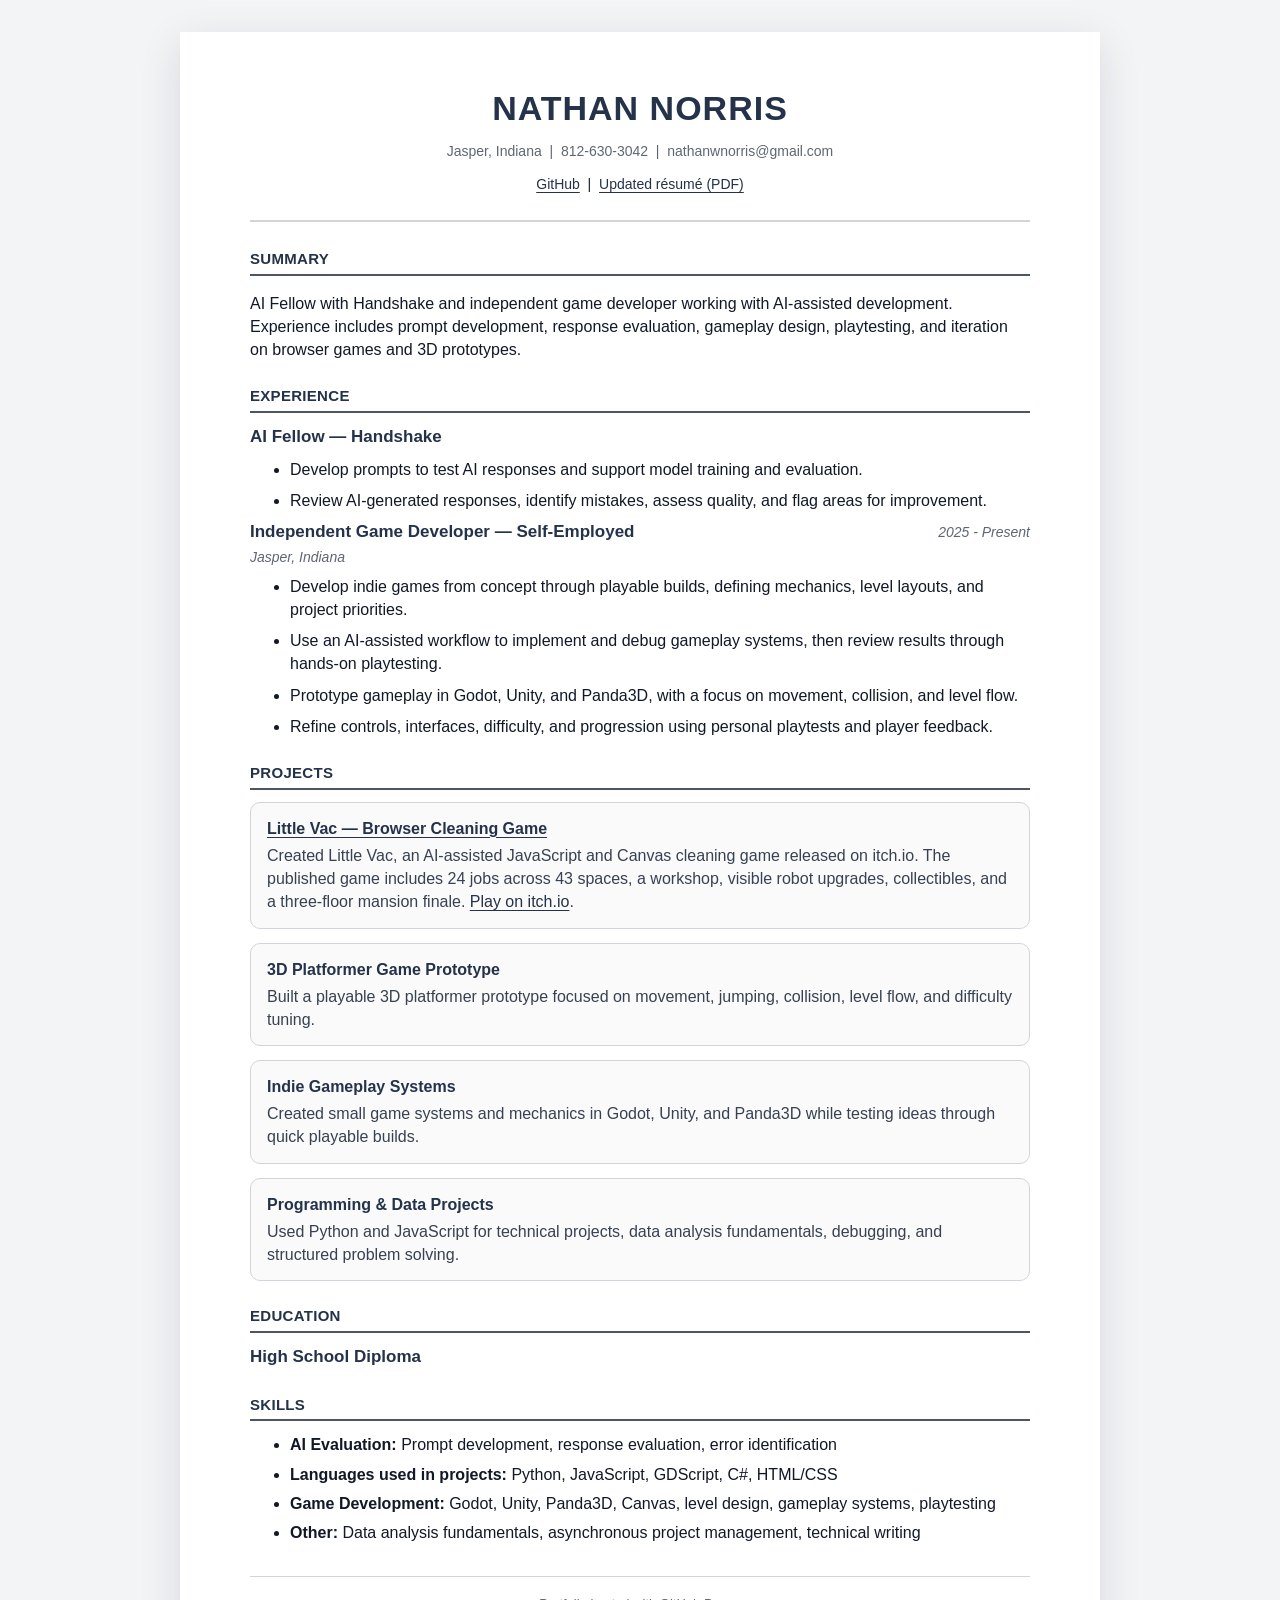
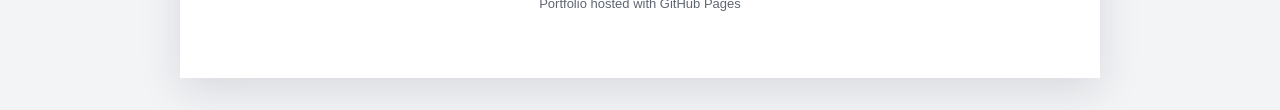
<file: index.html>
<!DOCTYPE html>
<html lang="en">
<head>
  <meta charset="UTF-8" />
  <meta name="viewport" content="width=device-width, initial-scale=1.0" />
  <title>Nathan Norris | Portfolio</title>
  <style>
    :root {
      --ink: #111827;
      --muted: #5f6673;
      --line: #4b5563;
      --paper: #ffffff;
      --bg: #f3f4f6;
      --accent: #24324a;
    }

    * {
      box-sizing: border-box;
    }

    body {
      margin: 0;
      font-family: Arial, Helvetica, sans-serif;
      background: var(--bg);
      color: var(--ink);
      line-height: 1.45;
    }

    .page {
      max-width: 920px;
      margin: 32px auto;
      background: var(--paper);
      padding: 52px 70px 64px;
      box-shadow: 0 12px 40px rgba(15, 23, 42, 0.12);
    }

    header {
      text-align: center;
      border-bottom: 2px solid #d1d5db;
      padding-bottom: 26px;
      margin-bottom: 26px;
    }

    h1 {
      margin: 0 0 8px;
      font-size: 34px;
      letter-spacing: 1px;
      color: var(--accent);
      text-transform: uppercase;
    }

    .contact {
      color: var(--muted);
      font-size: 14px;
    }

    .profile-links {
      margin: 12px 0 0;
      font-size: 14px;
    }

    a {
      color: var(--accent);
      text-underline-offset: 3px;
    }

    a:hover {
      text-decoration-thickness: 2px;
    }

    a:focus-visible {
      outline: 2px solid var(--accent);
      outline-offset: 4px;
    }

    section {
      margin-top: 24px;
    }

    h2 {
      font-size: 15px;
      text-transform: uppercase;
      color: var(--accent);
      margin: 0 0 12px;
      padding-bottom: 4px;
      border-bottom: 2px solid var(--line);
      letter-spacing: 0.3px;
    }

    .item-head {
      display: flex;
      justify-content: space-between;
      gap: 20px;
      align-items: baseline;
      margin-bottom: 2px;
    }

    h3 {
      margin: 0;
      font-size: 17px;
      color: var(--accent);
    }

    .date {
      color: var(--muted);
      font-style: italic;
      white-space: nowrap;
      font-size: 14px;
    }

    .location,
    .subline {
      margin: 0 0 8px;
      color: var(--muted);
      font-style: italic;
      font-size: 14px;
    }

    ul {
      margin: 8px 0 0 24px;
      padding-left: 16px;
    }

    li {
      margin-bottom: 8px;
    }

    .skills li {
      margin-bottom: 6px;
    }

    .projects {
      display: grid;
      gap: 14px;
    }

    .project-card {
      border: 1px solid #d1d5db;
      border-radius: 10px;
      padding: 14px 16px;
      background: #fafafa;
    }

    .project-card h3 {
      font-size: 16px;
      margin-bottom: 4px;
    }

    .project-card p {
      margin: 0;
      color: #374151;
    }

    footer {
      margin-top: 32px;
      padding-top: 18px;
      border-top: 1px solid #d1d5db;
      text-align: center;
      color: var(--muted);
      font-size: 13px;
    }

    @media (max-width: 720px) {
      .page {
        margin: 0;
        padding: 34px 24px 44px;
        box-shadow: none;
      }

      .item-head {
        flex-direction: column;
        gap: 4px;
      }

      h1 {
        font-size: 28px;
      }
    }

    @media print {
      body {
        background: white;
      }

      .page {
        margin: 0;
        box-shadow: none;
        max-width: none;
      }
    }
  </style>
</head>
<body>
  <main class="page">
    <header>
      <h1>Nathan Norris</h1>
      <div class="contact">Jasper, Indiana &nbsp;|&nbsp; 812-630-3042 &nbsp;|&nbsp; nathanwnorris@gmail.com</div>
      <p class="profile-links"><a href="https://github.com/NathanWNorris">GitHub</a> &nbsp;|&nbsp; <a href="https://github.com/NathanWNorris/little-vac/blob/main/docs/Nathan_Norris_Resume.pdf">Updated résumé (PDF)</a></p>
    </header>

    <section>
      <h2>Summary</h2>
      <p>
        AI Fellow with Handshake and independent game developer working with AI-assisted development. Experience includes prompt development, response evaluation, gameplay design, playtesting, and iteration on browser games and 3D prototypes.
      </p>
    </section>

    <section>
      <h2>Experience</h2>
      <div class="item-head">
        <h3>AI Fellow — Handshake</h3>
      </div>
      <ul>
        <li>Develop prompts to test AI responses and support model training and evaluation.</li>
        <li>Review AI-generated responses, identify mistakes, assess quality, and flag areas for improvement.</li>
      </ul>
      <div class="item-head">
        <h3>Independent Game Developer — Self-Employed</h3>
        <span class="date">2025 - Present</span>
      </div>
      <p class="location">Jasper, Indiana</p>
      <ul>
        <li>Develop indie games from concept through playable builds, defining mechanics, level layouts, and project priorities.</li>
        <li>Use an AI-assisted workflow to implement and debug gameplay systems, then review results through hands-on playtesting.</li>
        <li>Prototype gameplay in Godot, Unity, and Panda3D, with a focus on movement, collision, and level flow.</li>
        <li>Refine controls, interfaces, difficulty, and progression using personal playtests and player feedback.</li>
      </ul>
    </section>

    <section>
      <h2>Projects</h2>
      <div class="projects">
        <div class="project-card">
          <h3><a href="https://github.com/NathanWNorris/little-vac">Little Vac — Browser Cleaning Game</a></h3>
          <p>Created Little Vac, an AI-assisted JavaScript and Canvas cleaning game released on itch.io. The published game includes 24 jobs across 43 spaces, a workshop, visible robot upgrades, collectibles, and a three-floor mansion finale. <a href="https://fooded.itch.io/little-vac">Play on itch.io</a>.</p>
        </div>
        <div class="project-card">
          <h3>3D Platformer Game Prototype</h3>
          <p>Built a playable 3D platformer prototype focused on movement, jumping, collision, level flow, and difficulty tuning.</p>
        </div>
        <div class="project-card">
          <h3>Indie Gameplay Systems</h3>
          <p>Created small game systems and mechanics in Godot, Unity, and Panda3D while testing ideas through quick playable builds.</p>
        </div>
        <div class="project-card">
          <h3>Programming & Data Projects</h3>
          <p>Used Python and JavaScript for technical projects, data analysis fundamentals, debugging, and structured problem solving.</p>
        </div>
      </div>
    </section>

    <section>
      <h2>Education</h2>
      <h3>High School Diploma</h3>
    </section>

    <section>
      <h2>Skills</h2>
      <ul class="skills">
        <li><strong>AI Evaluation:</strong> Prompt development, response evaluation, error identification</li>
        <li><strong>Languages used in projects:</strong> Python, JavaScript, GDScript, C#, HTML/CSS</li>
        <li><strong>Game Development:</strong> Godot, Unity, Panda3D, Canvas, level design, gameplay systems, playtesting</li>
        <li><strong>Other:</strong> Data analysis fundamentals, asynchronous project management, technical writing</li>
      </ul>
    </section>

    <footer>
      Portfolio hosted with GitHub Pages
    </footer>
  </main>
</body>
</html>
</file>
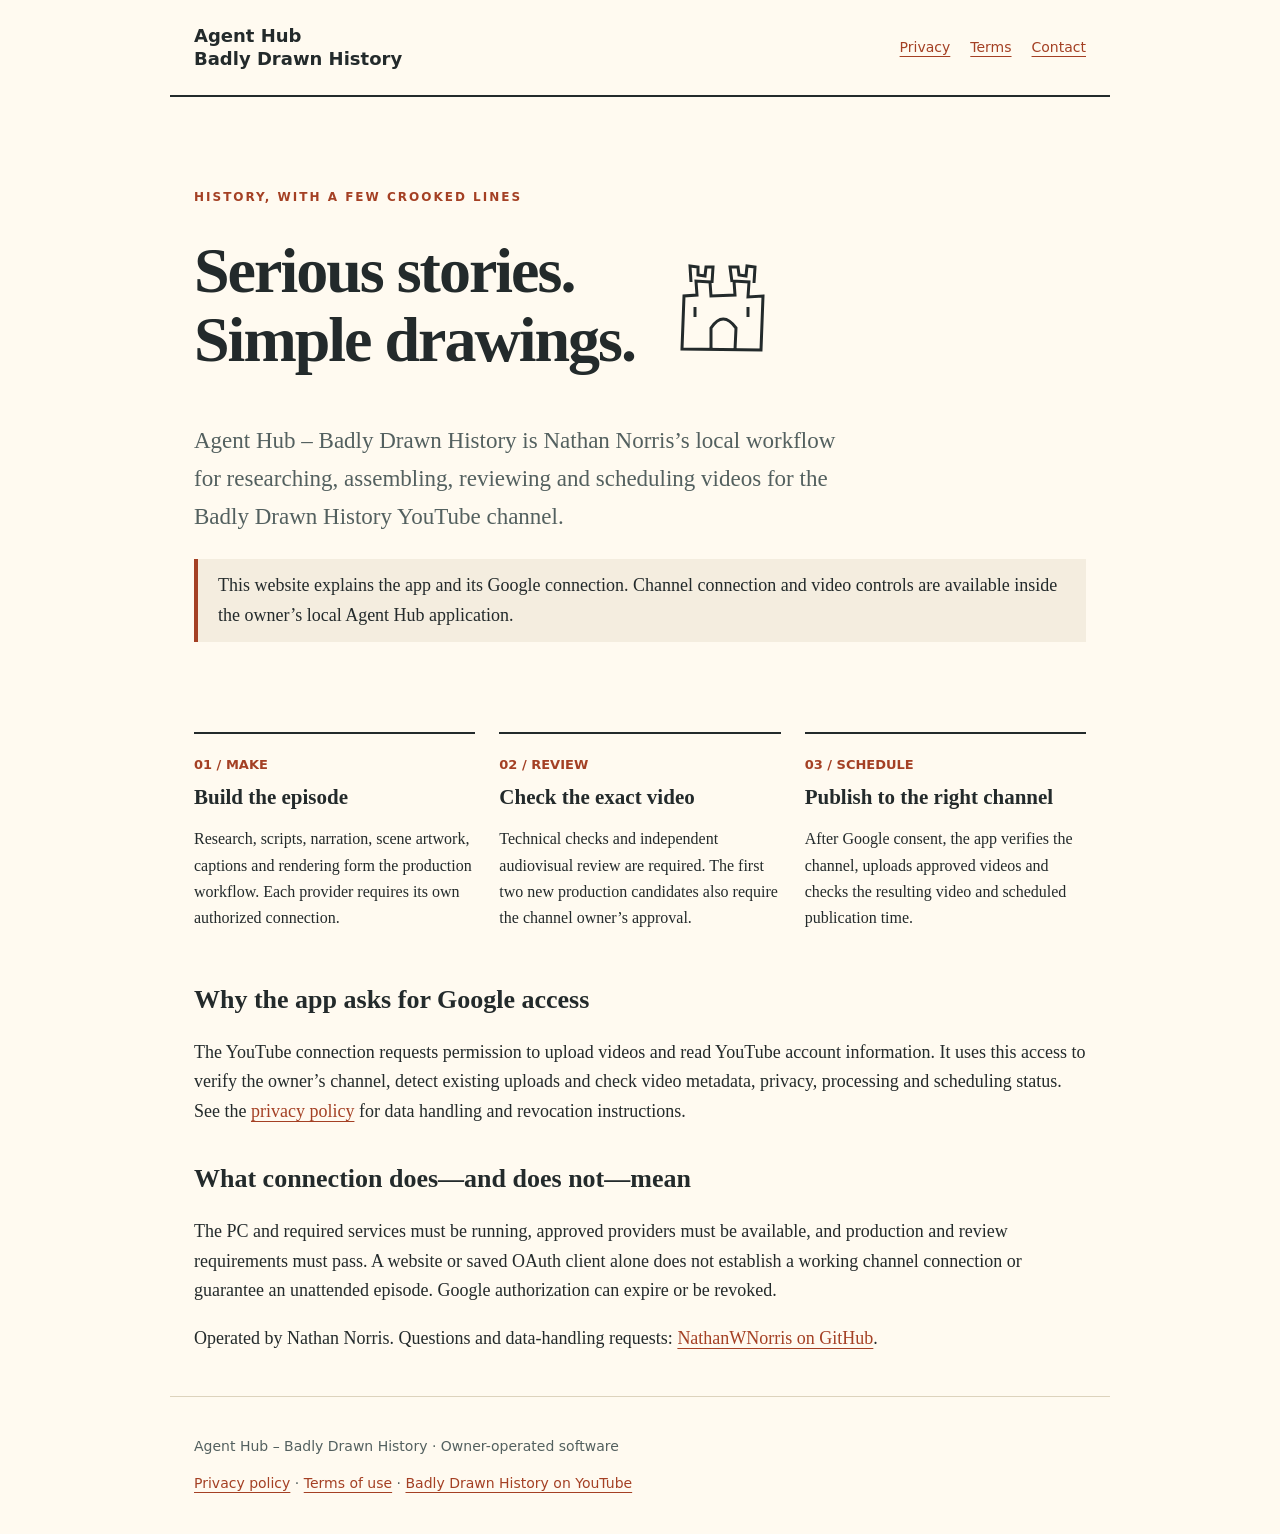
<file: badly-drawn-history/index.html>
<!doctype html>
<html lang="en"><head><meta charset="utf-8"><meta name="viewport" content="width=device-width,initial-scale=1"><title>Agent Hub – Badly Drawn History</title><meta name="description" content="About the owner-operated Agent Hub workflow for producing and scheduling Badly Drawn History videos."><link rel="stylesheet" href="style.css"></head><body>
<header><a class="brand" href="index.html">Agent Hub<br>Badly Drawn History</a><nav aria-label="Main navigation"><a href="privacy.html">Privacy</a><a href="terms.html">Terms</a><a href="https://github.com/NathanWNorris">Contact</a></nav></header>
<main><section class="hero"><p class="eyebrow">History, with a few crooked lines</p><div class="hero-head"><h1>Serious stories.<br>Simple drawings.</h1><svg viewBox="0 0 110 110" role="img" aria-label="A hand-drawn castle"><path d="M15 96L17 43L30 42L29 28L43 29L44 43L68 42L67 28L82 29L81 44L96 43L94 97Z M24 29L23 13L31 14L31 22L38 23L39 14L46 14L45 30 M65 29L63 14L71 14L72 22L79 23L80 13L88 14L87 30 M44 97L44 75Q56 57 69 75L68 97 M28 54L28 64 M81 54L81 64"/></svg></div><p class="lead">Agent Hub – Badly Drawn History is Nathan Norris’s local workflow for researching, assembling, reviewing and scheduling videos for the Badly Drawn History YouTube channel.</p><p class="note">This website explains the app and its Google connection. Channel connection and video controls are available inside the owner’s local Agent Hub application.</p></section>
<section class="cards" aria-label="Workflow"><div class="card"><span class="number">01 / MAKE</span><h2>Build the episode</h2><p>Research, scripts, narration, scene artwork, captions and rendering form the production workflow. Each provider requires its own authorized connection.</p></div><div class="card"><span class="number">02 / REVIEW</span><h2>Check the exact video</h2><p>Technical checks and independent audiovisual review are required. The first two new production candidates also require the channel owner’s approval.</p></div><div class="card"><span class="number">03 / SCHEDULE</span><h2>Publish to the right channel</h2><p>After Google consent, the app verifies the channel, uploads approved videos and checks the resulting video and scheduled publication time.</p></div></section>
<section><h2>Why the app asks for Google access</h2><p>The YouTube connection requests permission to upload videos and read YouTube account information. It uses this access to verify the owner’s channel, detect existing uploads and check video metadata, privacy, processing and scheduling status. See the <a href="privacy.html">privacy policy</a> for data handling and revocation instructions.</p><h2>What connection does—and does not—mean</h2><p>The PC and required services must be running, approved providers must be available, and production and review requirements must pass. A website or saved OAuth client alone does not establish a working channel connection or guarantee an unattended episode. Google authorization can expire or be revoked.</p><p>Operated by Nathan Norris. Questions and data-handling requests: <a href="https://github.com/NathanWNorris">NathanWNorris on GitHub</a>.</p></section></main>
<footer><p>Agent Hub – Badly Drawn History · Owner-operated software</p><p><a href="privacy.html">Privacy policy</a> · <a href="terms.html">Terms of use</a> · <a href="https://www.youtube.com/channel/UC9iO7PzprcOzsu5H4CHhlmQ">Badly Drawn History on YouTube</a></p></footer></body></html>
</file>
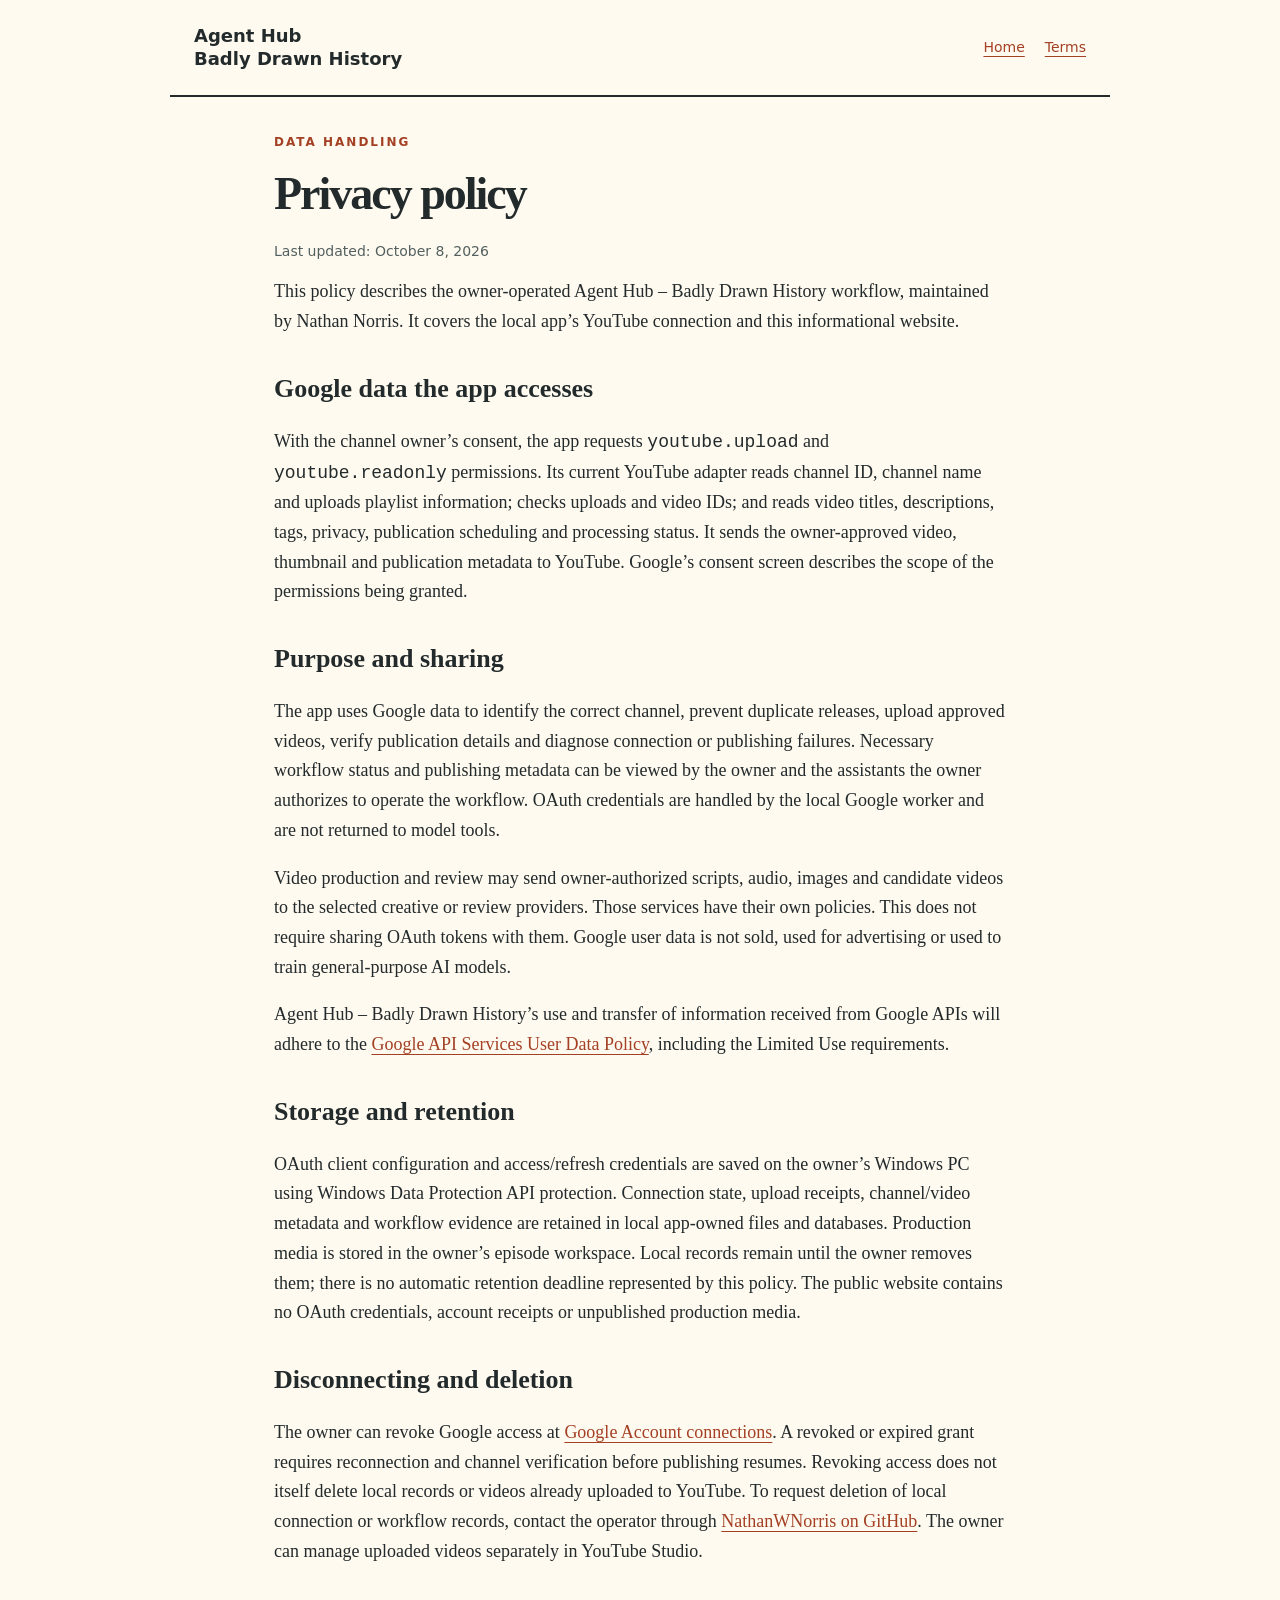
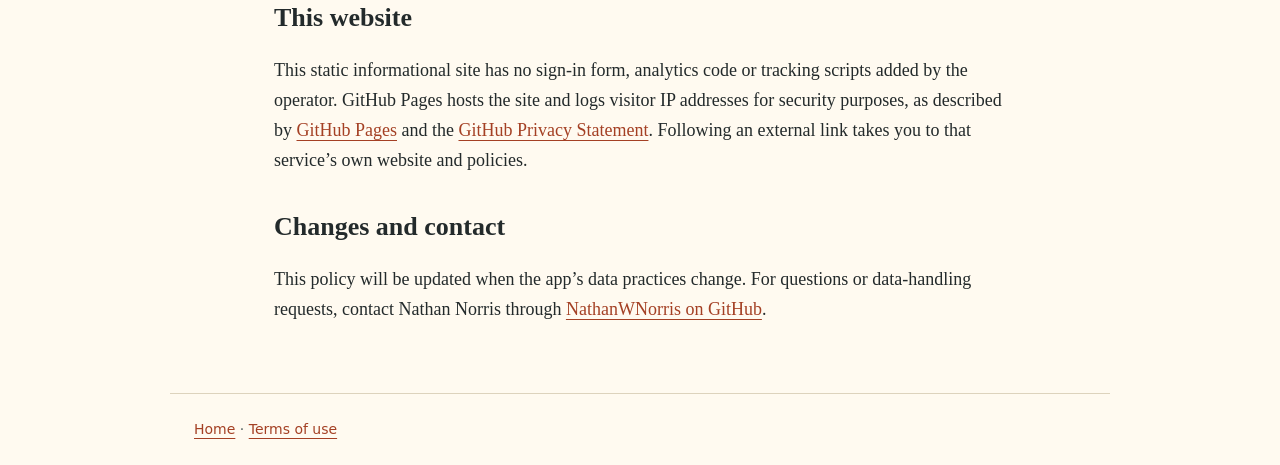
<file: badly-drawn-history/privacy.html>
<!doctype html>
<html lang="en"><head><meta charset="utf-8"><meta name="viewport" content="width=device-width,initial-scale=1"><title>Privacy · Agent Hub – Badly Drawn History</title><link rel="stylesheet" href="style.css"></head><body><header><a class="brand" href="index.html">Agent Hub<br>Badly Drawn History</a><nav aria-label="Main navigation"><a href="index.html">Home</a><a href="terms.html">Terms</a></nav></header><main class="policy"><p class="eyebrow">Data handling</p><h1>Privacy policy</h1><p class="meta">Last updated: October 8, 2026</p>
<p>This policy describes the owner-operated Agent Hub – Badly Drawn History workflow, maintained by Nathan Norris. It covers the local app’s YouTube connection and this informational website.</p>
<h2>Google data the app accesses</h2><p>With the channel owner’s consent, the app requests <code>youtube.upload</code> and <code>youtube.readonly</code> permissions. Its current YouTube adapter reads channel ID, channel name and uploads playlist information; checks uploads and video IDs; and reads video titles, descriptions, tags, privacy, publication scheduling and processing status. It sends the owner-approved video, thumbnail and publication metadata to YouTube. Google’s consent screen describes the scope of the permissions being granted.</p>
<h2>Purpose and sharing</h2><p>The app uses Google data to identify the correct channel, prevent duplicate releases, upload approved videos, verify publication details and diagnose connection or publishing failures. Necessary workflow status and publishing metadata can be viewed by the owner and the assistants the owner authorizes to operate the workflow. OAuth credentials are handled by the local Google worker and are not returned to model tools.</p><p>Video production and review may send owner-authorized scripts, audio, images and candidate videos to the selected creative or review providers. Those services have their own policies. This does not require sharing OAuth tokens with them. Google user data is not sold, used for advertising or used to train general-purpose AI models.</p><p>Agent Hub – Badly Drawn History’s use and transfer of information received from Google APIs will adhere to the <a href="https://developers.google.com/terms/api-services-user-data-policy">Google API Services User Data Policy</a>, including the Limited Use requirements.</p>
<h2>Storage and retention</h2><p>OAuth client configuration and access/refresh credentials are saved on the owner’s Windows PC using Windows Data Protection API protection. Connection state, upload receipts, channel/video metadata and workflow evidence are retained in local app-owned files and databases. Production media is stored in the owner’s episode workspace. Local records remain until the owner removes them; there is no automatic retention deadline represented by this policy. The public website contains no OAuth credentials, account receipts or unpublished production media.</p>
<h2>Disconnecting and deletion</h2><p>The owner can revoke Google access at <a href="https://myaccount.google.com/connections">Google Account connections</a>. A revoked or expired grant requires reconnection and channel verification before publishing resumes. Revoking access does not itself delete local records or videos already uploaded to YouTube. To request deletion of local connection or workflow records, contact the operator through <a href="https://github.com/NathanWNorris">NathanWNorris on GitHub</a>. The owner can manage uploaded videos separately in YouTube Studio.</p>
<h2>This website</h2><p>This static informational site has no sign-in form, analytics code or tracking scripts added by the operator. GitHub Pages hosts the site and logs visitor IP addresses for security purposes, as described by <a href="https://docs.github.com/en/pages/getting-started-with-github-pages/what-is-github-pages#data-collection">GitHub Pages</a> and the <a href="https://docs.github.com/en/site-policy/privacy-policies/github-general-privacy-statement">GitHub Privacy Statement</a>. Following an external link takes you to that service’s own website and policies.</p>
<h2>Changes and contact</h2><p>This policy will be updated when the app’s data practices change. For questions or data-handling requests, contact Nathan Norris through <a href="https://github.com/NathanWNorris">NathanWNorris on GitHub</a>.</p></main><footer><a href="index.html">Home</a> · <a href="terms.html">Terms of use</a></footer></body></html>
</file>
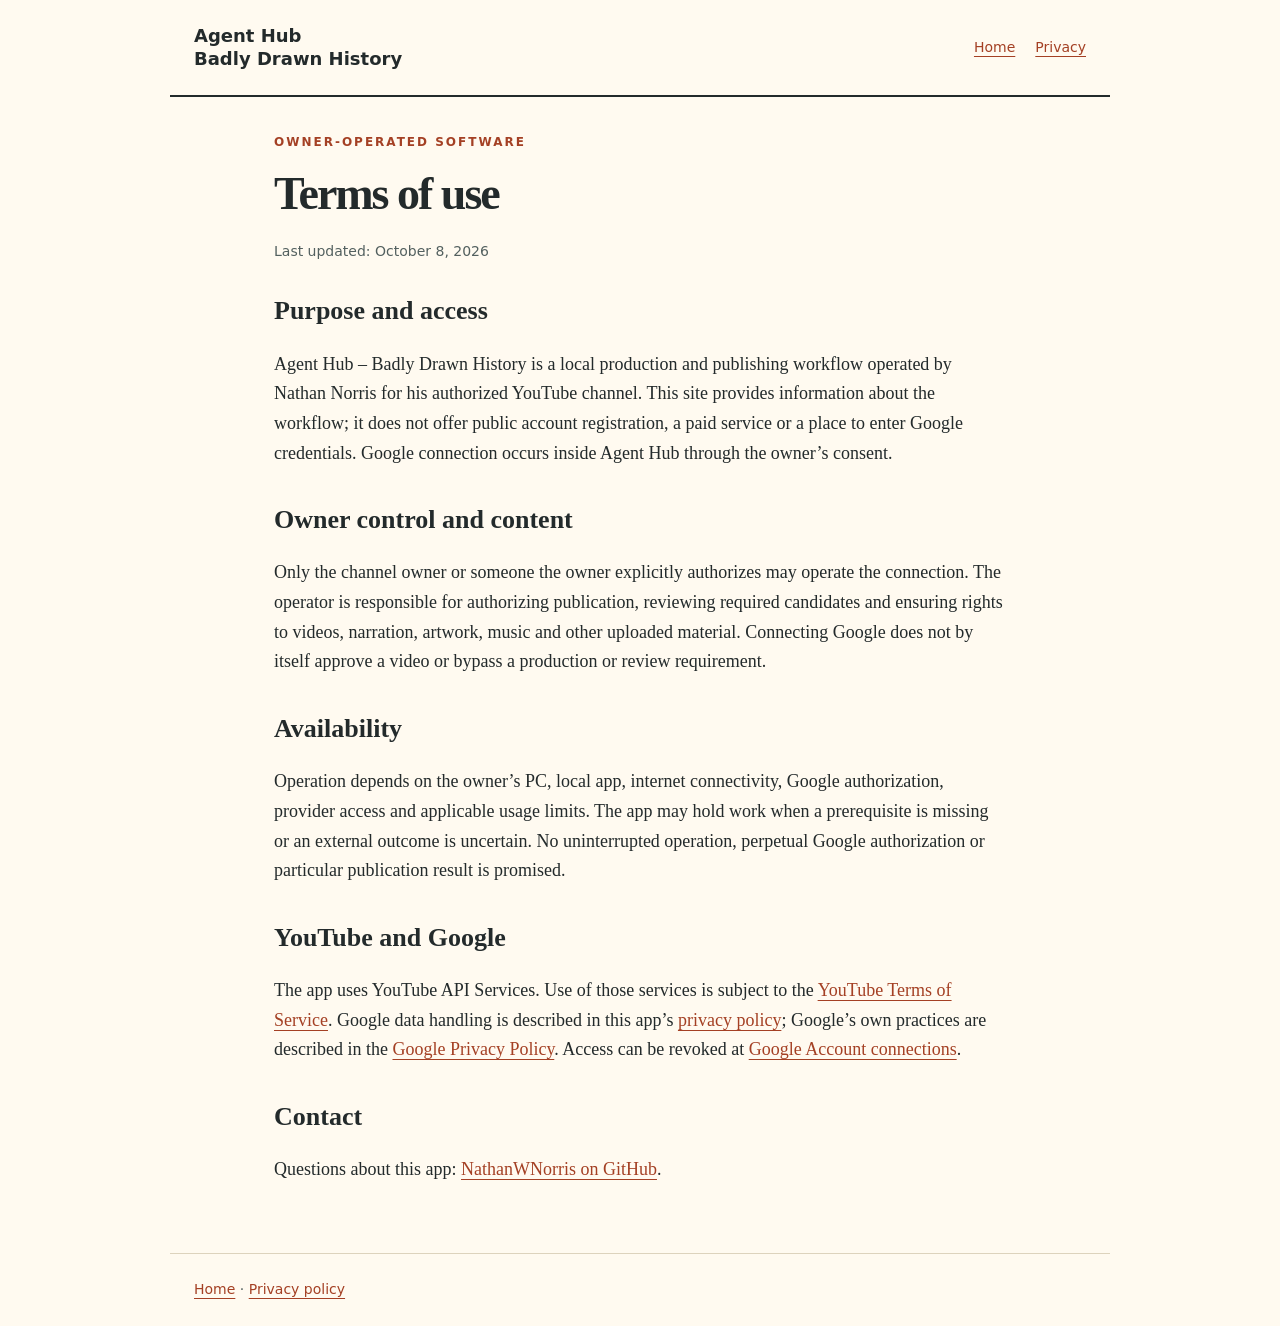
<file: badly-drawn-history/terms.html>
<!doctype html>
<html lang="en"><head><meta charset="utf-8"><meta name="viewport" content="width=device-width,initial-scale=1"><title>Terms · Agent Hub – Badly Drawn History</title><link rel="stylesheet" href="style.css"></head><body><header><a class="brand" href="index.html">Agent Hub<br>Badly Drawn History</a><nav aria-label="Main navigation"><a href="index.html">Home</a><a href="privacy.html">Privacy</a></nav></header><main class="policy"><p class="eyebrow">Owner-operated software</p><h1>Terms of use</h1><p class="meta">Last updated: October 8, 2026</p>
<h2>Purpose and access</h2><p>Agent Hub – Badly Drawn History is a local production and publishing workflow operated by Nathan Norris for his authorized YouTube channel. This site provides information about the workflow; it does not offer public account registration, a paid service or a place to enter Google credentials. Google connection occurs inside Agent Hub through the owner’s consent.</p>
<h2>Owner control and content</h2><p>Only the channel owner or someone the owner explicitly authorizes may operate the connection. The operator is responsible for authorizing publication, reviewing required candidates and ensuring rights to videos, narration, artwork, music and other uploaded material. Connecting Google does not by itself approve a video or bypass a production or review requirement.</p>
<h2>Availability</h2><p>Operation depends on the owner’s PC, local app, internet connectivity, Google authorization, provider access and applicable usage limits. The app may hold work when a prerequisite is missing or an external outcome is uncertain. No uninterrupted operation, perpetual Google authorization or particular publication result is promised.</p>
<h2>YouTube and Google</h2><p>The app uses YouTube API Services. Use of those services is subject to the <a href="https://www.youtube.com/t/terms">YouTube Terms of Service</a>. Google data handling is described in this app’s <a href="privacy.html">privacy policy</a>; Google’s own practices are described in the <a href="https://policies.google.com/privacy">Google Privacy Policy</a>. Access can be revoked at <a href="https://myaccount.google.com/connections">Google Account connections</a>.</p>
<h2>Contact</h2><p>Questions about this app: <a href="https://github.com/NathanWNorris">NathanWNorris on GitHub</a>.</p></main><footer><a href="index.html">Home</a> · <a href="privacy.html">Privacy policy</a></footer></body></html>
</file>
<file: badly-drawn-history/style.css>
:root{--paper:#fffaf0;--ink:#232a2b;--muted:#53605f;--accent:#a44024;--line:#ddd3bd}*{box-sizing:border-box}body{margin:0;background:var(--paper);color:var(--ink);font:18px/1.65 Georgia,serif}a{color:var(--accent);text-underline-offset:4px}a:focus-visible{outline:3px solid #235f62;outline-offset:5px}header,main,footer{max-width:940px;margin:auto;padding:24px}header{display:flex;gap:20px;align-items:center;justify-content:space-between;border-bottom:2px solid var(--ink)}.brand{color:var(--ink);font:bold 18px/1.3 system-ui,sans-serif;text-decoration:none}nav{display:flex;gap:20px;font:14px/1.4 system-ui,sans-serif}.eyebrow{font:700 12px/1.5 system-ui,sans-serif;letter-spacing:2px;text-transform:uppercase;color:var(--accent)}h1{font-size:clamp(36px,6vw,64px);line-height:1.08;letter-spacing:-2px;margin:18px 0 25px}h2{font-size:26px;line-height:1.25;margin-top:36px}.lead{font-size:23px;max-width:660px;color:var(--muted)}.hero{padding:55px 0 36px}.note{border-left:4px solid var(--accent);padding:12px 20px;background:#f4eddf}.cards{display:grid;grid-template-columns:repeat(3,1fr);gap:24px;margin:36px 0}.card{border-top:2px solid var(--ink);padding-top:15px}.card h2{font-size:21px;margin:5px 0}.card p{font-size:16px}.number{color:var(--accent);font:bold 13px system-ui,sans-serif}.policy{max-width:780px;padding-bottom:50px}.policy h1{font-size:46px}.meta{font:14px system-ui,sans-serif;color:var(--muted)}footer{border-top:1px solid var(--line);font:14px/1.7 system-ui,sans-serif;color:var(--muted)}svg{width:110px;height:110px;stroke:var(--ink);stroke-width:3;fill:none;flex-shrink:0}.hero-head{display:flex;align-items:center;gap:32px}ul{padding-left:24px}li{margin:10px 0}@media(max-width:650px){header{align-items:flex-start;flex-direction:column}nav{gap:18px}.cards{grid-template-columns:1fr}.hero{padding-top:25px}.hero-head{gap:14px}svg{width:65px;height:65px}.policy h1{font-size:36px}h1{letter-spacing:-1px}}
</file>
